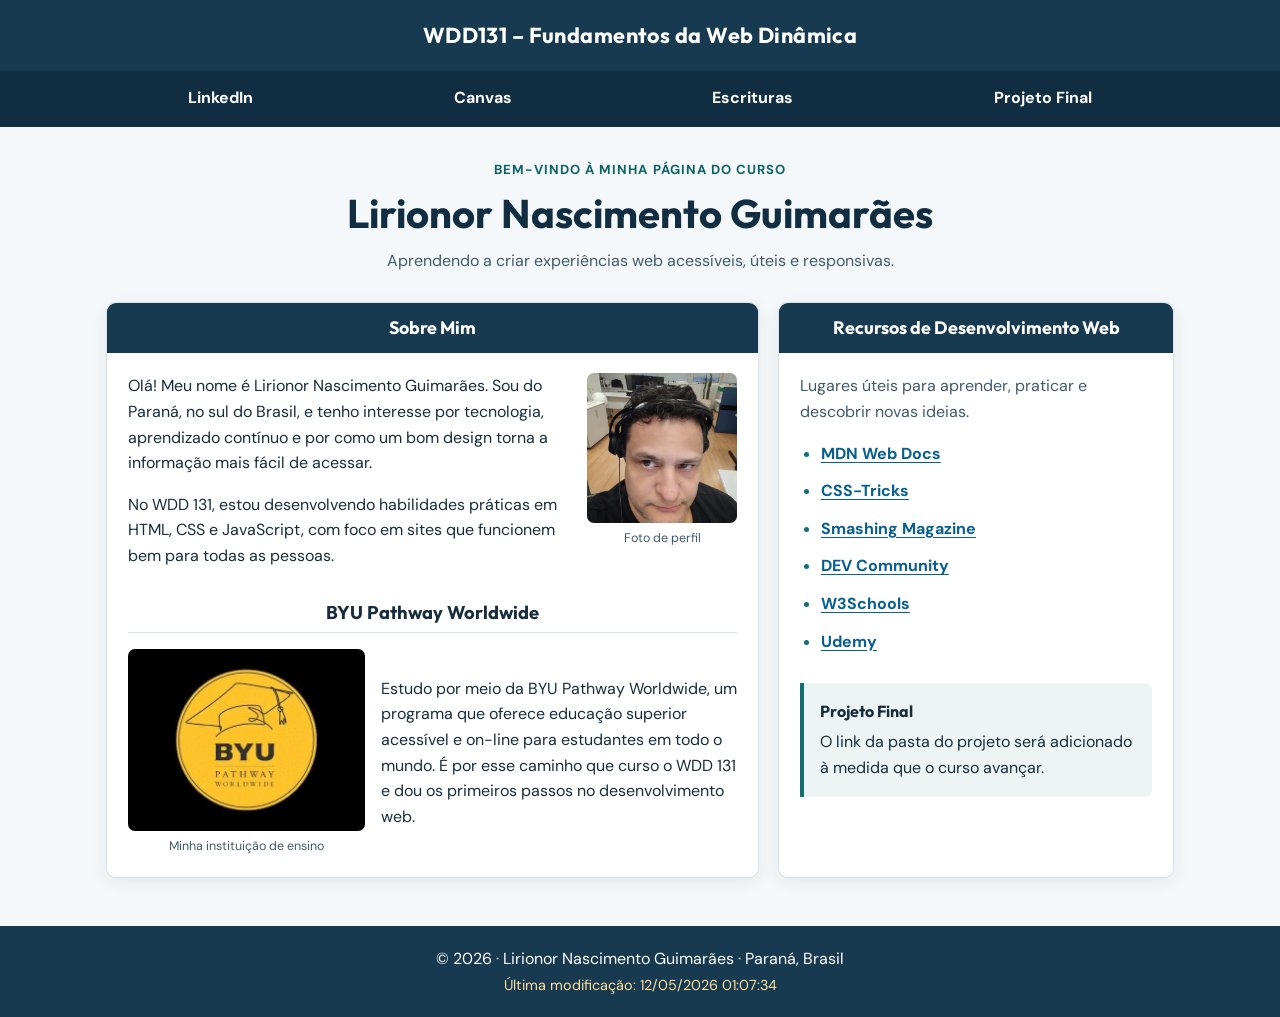
<file: index.html>
<!doctype html>
<html lang="pt-BR">
<head>
  <meta charset="utf-8">
  <meta name="viewport" content="width=device-width, initial-scale=1">
  <meta name="author" content="Lirionor Nascimento Guimarães">
  <meta name="description" content="WDD 131 – Fundamentos da Web Dinâmica. Página inicial de Lirionor Nascimento Guimarães com apresentação pessoal e recursos de HTML, CSS e JavaScript.">
  <title>WDD 131 – Fundamentos da Web Dinâmica - Lirionor Nascimento Guimarães</title>
  <link rel="preconnect" href="https://fonts.googleapis.com">
  <link rel="preconnect" href="https://fonts.gstatic.com" crossorigin>
  <link href="https://fonts.googleapis.com/css2?family=DM+Sans:wght@400;500;600;700&family=Outfit:wght@400;500;600;700&display=swap" rel="stylesheet">
  <link rel="stylesheet" href="estilos/base.css">
  <script src="scripts/obterdatas.js" defer></script>
</head>
<body>
  <header class="site-header">
    <span id="titulo-curso">WDD131 – Fundamentos da Web Dinâmica</span>
    <nav class="navigation" aria-label="Navegação principal">
      <a href="https://www.linkedin.com/" target="_blank" rel="noopener noreferrer">LinkedIn</a>
      <a href="https://byupw.instructure.com/" target="_blank" rel="noopener noreferrer">Canvas</a>
      <a href="https://www.churchofjesuschrist.org/study/scriptures/bofm/1-ne/3?lang=por&amp;id=p7#p7" target="_blank" rel="noopener noreferrer">Escrituras</a>
      <a href="#projeto-final">Projeto Final</a>
    </nav>
  </header>

  <main>
    <div class="intro">
      <p class="eyebrow">BEM-VINDO À MINHA PÁGINA DO CURSO</p>
      <h1>Lirionor Nascimento Guimarães</h1>
      <p class="intro-subtitle">Aprendendo a criar experiências web acessíveis, úteis e responsivas.</p>
    </div>

    <div class="card-grid">
      <section class="card about-card" aria-labelledby="about-title">
        <h2 id="about-title">Sobre Mim</h2>
        <div class="card-content">
          <div class="about-top">
            <div>
              <p>Olá! Meu nome é Lirionor Nascimento Guimarães. Sou do Paraná, no sul do Brasil, e tenho interesse por tecnologia, aprendizado contínuo e por como um bom design torna a informação mais fácil de acessar.</p>
              <p>No WDD 131, estou desenvolvendo habilidades práticas em HTML, CSS e JavaScript, com foco em sites que funcionem bem para todas as pessoas.</p>
            </div>
            <figure class="portrait">
              <img src="imagens/perfil.webp" alt="Retrato de Lirionor Nascimento Guimarães usando fones de ouvido em um ambiente de escritório" width="480" height="480" decoding="async">
              <figcaption>Foto de perfil</figcaption>
            </figure>
          </div>
          <div class="region-heading"><h3>BYU Pathway Worldwide</h3></div>
          <div class="region-content">
            <figure class="region-image">
              <img src="imagens/instituicao.webp" alt="Identidade visual da instituição BYU Pathway Worldwide" width="480" height="369" loading="lazy" decoding="async">
              <figcaption>Minha instituição de ensino</figcaption>
            </figure>
            <p>Estudo por meio da BYU Pathway Worldwide, um programa que oferece educação superior acessível e on-line para estudantes em todo o mundo. É por esse caminho que curso o WDD 131 e dou os primeiros passos no desenvolvimento web.</p>
          </div>
        </div>
      </section>

      <section class="card resources-card" aria-labelledby="resources-title">
        <h2 id="resources-title">Recursos de Desenvolvimento Web</h2>
        <div class="card-content">
          <p class="resources-lead">Lugares úteis para aprender, praticar e descobrir novas ideias.</p>
          <ul class="resources-list">
            <li><a href="https://developer.mozilla.org/pt-BR/" target="_blank" rel="noopener noreferrer">MDN Web Docs</a></li>
            <li><a href="https://css-tricks.com/" target="_blank" rel="noopener noreferrer">CSS-Tricks</a></li>
            <li><a href="https://www.smashingmagazine.com/" target="_blank" rel="noopener noreferrer">Smashing Magazine</a></li>
            <li><a href="https://dev.to/" target="_blank" rel="noopener noreferrer">DEV Community</a></li>
            <li><a href="https://www.w3schools.com/" target="_blank" rel="noopener noreferrer">W3Schools</a></li>
            <li><a href="https://www.udemy.com/" target="_blank" rel="noopener noreferrer">Udemy</a></li>
          </ul>
          <div class="project-note" id="projeto-final">
            <strong>Projeto Final</strong>
            <p>O link da pasta do projeto será adicionado à medida que o curso avançar.</p>
          </div>
        </div>
      </section>
    </div>
  </main>
  <footer class="site-footer">
    <p>© <span id="anoatual"></span> · Lirionor Nascimento Guimarães · Paraná, Brasil</p>
    <p id="ultimaModificacao"></p>
  </footer>
</body>
</html>
</file>
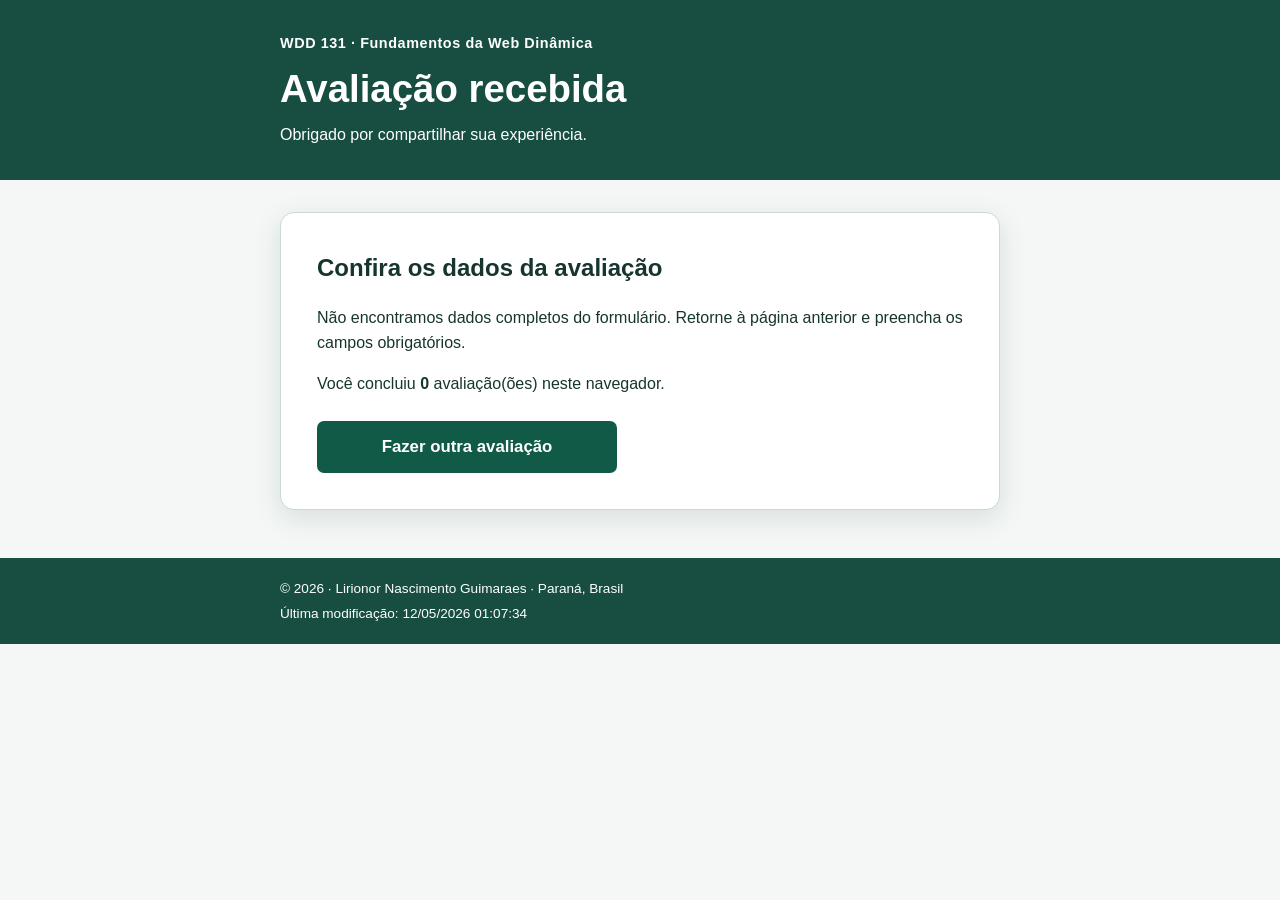
<file: avaliacao.html>
<!doctype html>
<html lang="pt-BR">
<head>
  <meta charset="utf-8">
  <meta name="viewport" content="width=device-width, initial-scale=1">
  <meta name="description" content="Confirmação da avaliação de produto concluída.">
  <meta name="author" content="Lirionor Nascimento Guimaraes">
  <title>Avaliação enviada | WDD 131</title>
  <link rel="stylesheet" href="estilos/formulario.css">
  <script src="scripts/confirmacao.js" defer></script>
  <script src="scripts/datas.js" defer></script>
</head>
<body>
<header class="cabecalho"><div class="container"><p class="curso">WDD 131 · Fundamentos da Web Dinâmica</p><h1>Avaliação recebida</h1><p>Obrigado por compartilhar sua experiência.</p></div></header>
<main class="container"><section class="painel confirmacao" aria-labelledby="confirmacao-titulo"><h2 id="confirmacao-titulo">Sua avaliação foi registrada!</h2><p id="resumo">Verificando os dados enviados...</p><p>Você concluiu <strong id="contador">0</strong> avaliação(ões) neste navegador.</p><a class="botao linkbotao" href="formulario.html">Fazer outra avaliação</a></section></main>
<footer class="rodape"><div class="container"><p>© <span id="ano"></span> · Lirionor Nascimento Guimaraes · Paraná, Brasil</p><p>Última modificação: <span id="modificacao"></span></p></div></footer>
</body>
</html>
</file>
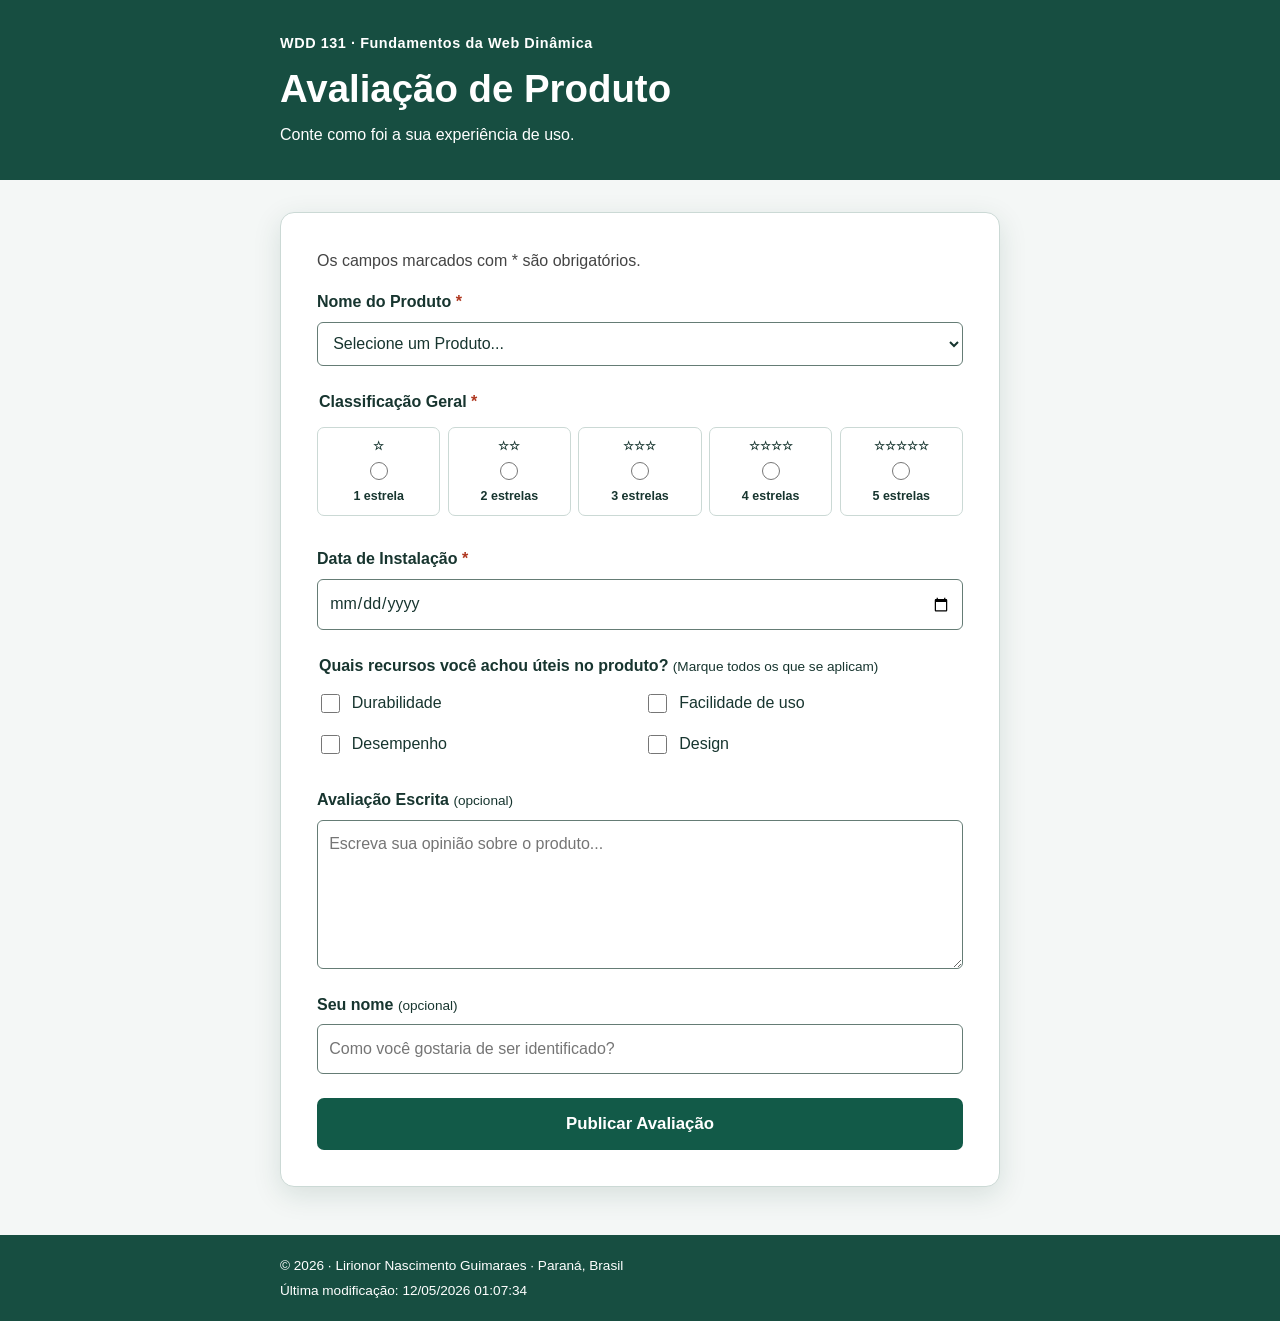
<file: formulario.html>
<!doctype html>
<html lang="pt-BR">
<head>
  <meta charset="utf-8">
  <meta name="viewport" content="width=device-width, initial-scale=1">
  <meta name="description" content="Avalie um produto informando classificação, data de instalação e recursos úteis.">
  <meta name="author" content="Lirionor Nascimento Guimaraes">
  <title>Avaliação de Produto | WDD 131</title>
  <link rel="stylesheet" href="estilos/formulario.css">
  <script src="scripts/produtos.js" defer></script>
  <script src="scripts/datas.js" defer></script>
</head>
<body>
  <header class="cabecalho"><div class="container"><p class="curso">WDD 131 · Fundamentos da Web Dinâmica</p><h1>Avaliação de Produto</h1><p>Conte como foi a sua experiência de uso.</p></div></header>
  <main class="container">
    <form method="get" action="avaliacao.html" class="painel">
      <p class="obrigatorios">Os campos marcados com <span aria-hidden="true">*</span> são obrigatórios.</p>
      <div class="campo"><label for="produto">Nome do Produto <span aria-hidden="true">*</span></label><select id="produto" name="produto" required><option value="" disabled selected>Selecione um Produto...</option></select></div>
      <fieldset class="campo"><legend>Classificação Geral <span aria-hidden="true">*</span></legend><div class="avaliacoes">
        <label><span>☆</span><input id="nota1" name="classificacao" type="radio" value="1" required><span>1 estrela</span></label>
        <label><span>☆☆</span><input id="nota2" name="classificacao" type="radio" value="2" required><span>2 estrelas</span></label>
        <label><span>☆☆☆</span><input id="nota3" name="classificacao" type="radio" value="3" required><span>3 estrelas</span></label>
        <label><span>☆☆☆☆</span><input id="nota4" name="classificacao" type="radio" value="4" required><span>4 estrelas</span></label>
        <label><span>☆☆☆☆☆</span><input id="nota5" name="classificacao" type="radio" value="5" required><span>5 estrelas</span></label>
      </div></fieldset>
      <div class="campo"><label for="instalacao">Data de Instalação <span aria-hidden="true">*</span></label><input type="date" id="instalacao" name="instalacao" required></div>
      <fieldset class="campo"><legend>Quais recursos você achou úteis no produto? <small>(Marque todos os que se aplicam)</small></legend><div class="opcoes">
        <label for="durabilidade"><input type="checkbox" id="durabilidade" name="recursos" value="Durabilidade"> Durabilidade</label>
        <label for="facilidade"><input type="checkbox" id="facilidade" name="recursos" value="Facilidade de uso"> Facilidade de uso</label>
        <label for="desempenho"><input type="checkbox" id="desempenho" name="recursos" value="Desempenho"> Desempenho</label>
        <label for="design"><input type="checkbox" id="design" name="recursos" value="Design"> Design</label>
      </div></fieldset>
      <div class="campo"><label for="avaliacao">Avaliação Escrita <small>(opcional)</small></label><textarea id="avaliacao" name="avaliacao" rows="5" placeholder="Escreva sua opinião sobre o produto..."></textarea></div>
      <div class="campo"><label for="usuario">Seu nome <small>(opcional)</small></label><input type="text" id="usuario" name="usuario" autocomplete="name" placeholder="Como você gostaria de ser identificado?"></div>
      <input type="submit" value="Publicar Avaliação" class="botao">
    </form>
  </main>
  <footer class="rodape"><div class="container"><p>© <span id="ano"></span> · Lirionor Nascimento Guimaraes · Paraná, Brasil</p><p>Última modificação: <span id="modificacao"></span></p></div></footer>
</body>
</html>
</file>
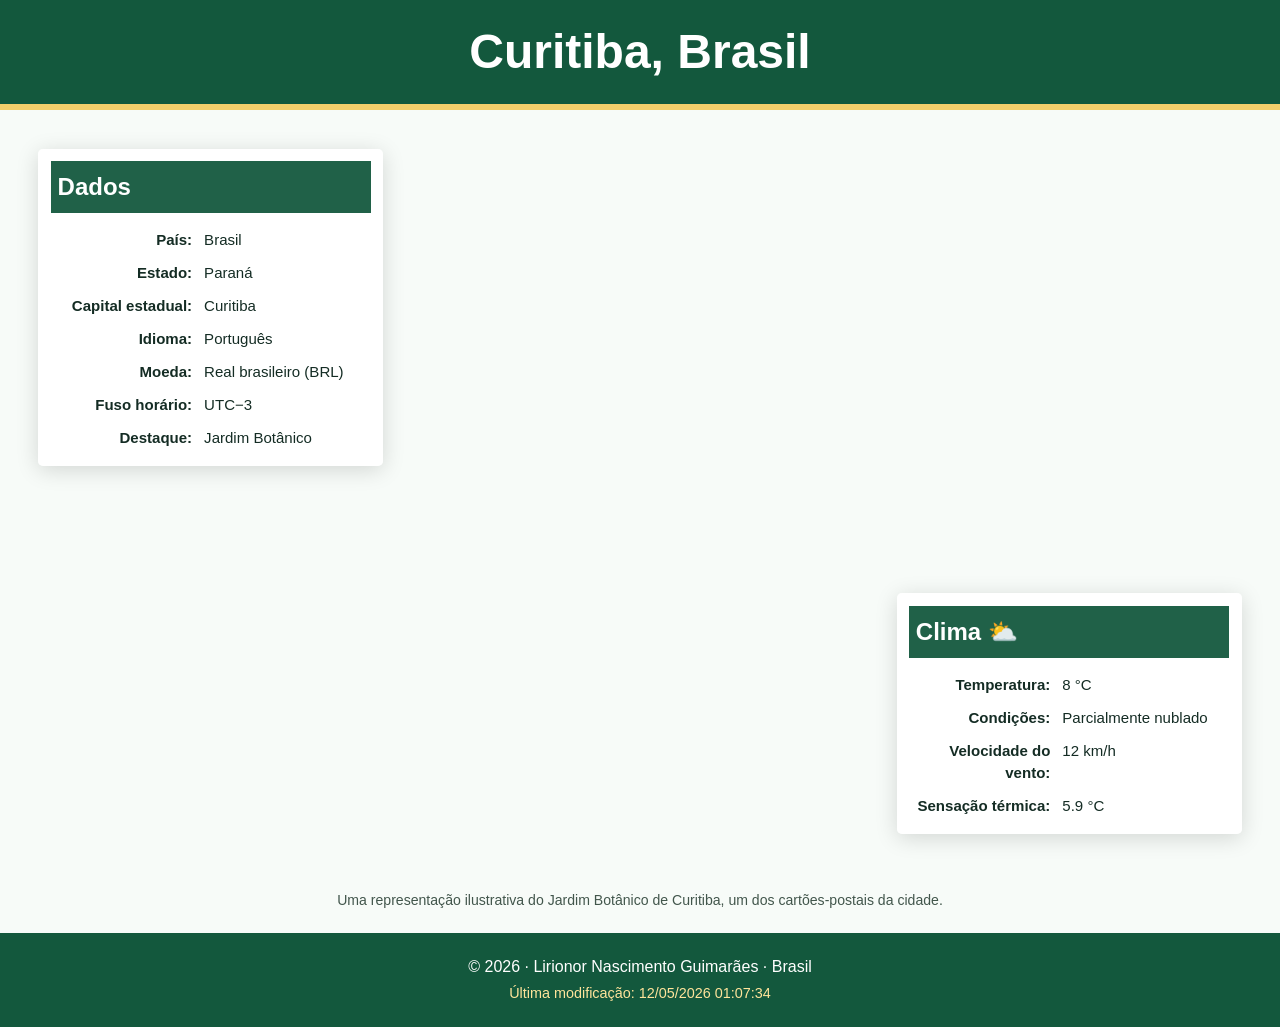
<file: local.html>
<!doctype html>
<html lang="pt-BR">
<head>
  <meta charset="utf-8">
  <meta name="viewport" content="width=device-width, initial-scale=1">
  <meta name="description" content="Conheça Curitiba, no Paraná: cultura, natureza, atrações e um exemplo de clima com cálculo de sensação térmica.">
  <meta name="author" content="Lirionor Nascimento Guimarães">
  <title>Curitiba, Brasil | Página do País | WDD 131</title>
  <link rel="stylesheet" href="estilos/local.css">
  <script src="scripts/local.js" defer></script>
</head>
<body>
  <header>
    <h1>Curitiba, Brasil</h1>
  </header>
  <main>
    <div class="hero">
      <picture>
        <source media="(min-width: 700px)" srcset="imagens/curitiba-grande.webp">
        <img src="imagens/curitiba-pequena.webp" alt="Ilustração do Jardim Botânico de Curitiba, com sua estufa de vidro e jardins geométricos" width="660" height="787">
      </picture>
      <section class="painel dados" aria-labelledby="titulo-dados">
        <h2 id="titulo-dados">Dados</h2>
        <dl>
          <dt>País:</dt><dd>Brasil</dd>
          <dt>Estado:</dt><dd>Paraná</dd>
          <dt>Capital estadual:</dt><dd>Curitiba</dd>
          <dt>Idioma:</dt><dd>Português</dd>
          <dt>Moeda:</dt><dd>Real brasileiro (BRL)</dd>
          <dt>Fuso horário:</dt><dd>UTC−3</dd>
          <dt>Destaque:</dt><dd>Jardim Botânico</dd>
        </dl>
      </section>
      <section class="painel clima" aria-labelledby="titulo-clima">
        <h2 id="titulo-clima">Clima</h2>
        <img class="icone-clima-mobile" src="imagens/clima.svg" alt="Sol parcialmente encoberto por nuvem" width="72" height="72">
        <dl>
          <dt>Temperatura:</dt><dd>8 °C</dd>
          <dt>Condições:</dt><dd>Parcialmente nublado</dd>
          <dt>Velocidade do vento:</dt><dd>12 km/h</dd>
          <dt>Sensação térmica:</dt><dd id="sensacao-termica">Calculando...</dd>
        </dl>
      </section>
    </div>
    <p class="legenda">Uma representação ilustrativa do Jardim Botânico de Curitiba, um dos cartões-postais da cidade.</p>
  </main>
  <footer>
    <p>© <span id="ano-atual"></span> · Lirionor Nascimento Guimarães · Brasil</p>
    <p class="modificacao">Última modificação: <span id="ultima-modificacao"></span></p>
  </footer>
</body>
</html>
</file>
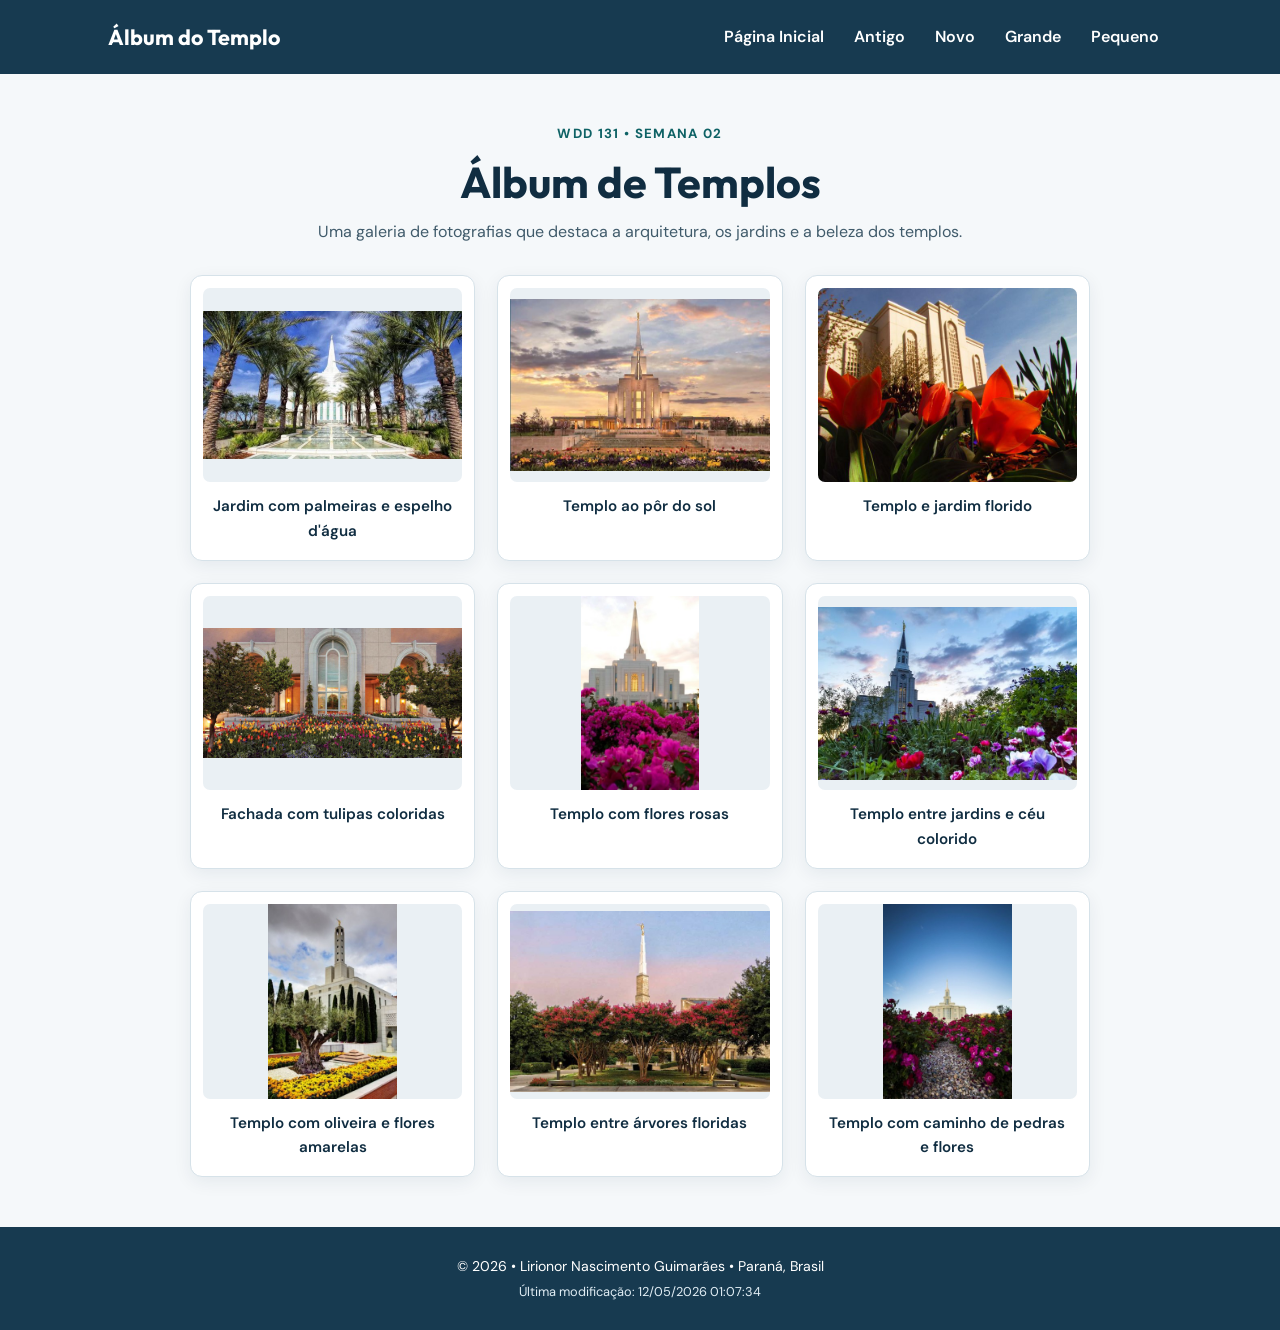
<file: templos.html>
<!doctype html>
<html lang="pt-BR">
<head>
  <meta charset="utf-8">
  <meta name="viewport" content="width=device-width, initial-scale=1">
  <meta name="author" content="Lirionor Nascimento Guimarães">
  <meta name="description" content="Álbum de templos de A Igreja de Jesus Cristo dos Santos dos Últimos Dias, desenvolvido por Lirionor Nascimento Guimarães para o curso WDD 131.">

  <title>Álbum do Templo | WDD 131 | Lirionor Nascimento Guimarães</title>

  <link rel="preconnect" href="https://fonts.googleapis.com">
  <link rel="preconnect" href="https://fonts.gstatic.com" crossorigin>
  <link href="https://fonts.googleapis.com/css2?family=DM+Sans:wght@400;500;600;700&family=Outfit:wght@400;500;600;700&display=swap" rel="stylesheet">

  <link rel="stylesheet" href="estilos/templos.css">
  <link rel="stylesheet" href="estilos/templos-grandes.css">

  <script src="scripts/templos.js" defer></script>
</head>

<body>
  <a class="skip-link" href="#conteudo">Pular para o conteúdo</a>

  <header>
    <div class="header-inner">
      <span class="site-title">Álbum do Templo</span>

      <button
        id="menu-button"
        class="menu-button"
        type="button"
        aria-label="Abrir menu"
        aria-expanded="false"
        aria-controls="navigation">
        &#9776;
      </button>

      <nav id="navigation" class="navigation" aria-label="Navegação principal">
        <a href="index.html">Página Inicial</a>
        <a href="#antigo">Antigo</a>
        <a href="#novo">Novo</a>
        <a href="#grande">Grande</a>
        <a href="#pequeno">Pequeno</a>
      </nav>
    </div>
  </header>

  <main id="conteudo">
    <div class="introduction">
      <p class="eyebrow">WDD 131 • Semana 02</p>
      <h1>Álbum de Templos</h1>
      <p>Uma galeria de fotografias que destaca a arquitetura, os jardins e a beleza dos templos.</p>
    </div>

    <div class="gallery">

      <figure id="antigo">
        <img src="imagens/templo-01.jpg"
             alt="Jardim com palmeiras e espelho d'água ao pôr do sol"
             width="640" height="480" loading="lazy">
        <figcaption>Jardim com palmeiras e espelho d'água</figcaption>
      </figure>

      <figure>
        <img src="imagens/templo-02.jpg"
             alt="Templo iluminado sob o céu colorido do entardecer"
             width="640" height="480" loading="lazy">
        <figcaption>Templo ao pôr do sol</figcaption>
      </figure>

      <figure>
        <img src="imagens/templo-03.jpg"
             alt="Fachada de templo com flores vermelhas em primeiro plano"
             width="640" height="480" loading="lazy">
        <figcaption>Templo e jardim florido</figcaption>
      </figure>

      <figure id="novo">
        <img src="imagens/templo-04.jpg"
             alt="Entrada de templo cercada por um jardim de tulipas coloridas"
             width="640" height="480" loading="lazy">
        <figcaption>Fachada com tulipas coloridas</figcaption>
      </figure>

      <figure>
        <img src="imagens/templo-05.jpg"
             alt="Templo com torre central e flores rosas em primeiro plano"
             width="640" height="480" loading="lazy">
        <figcaption>Templo com flores rosas</figcaption>
      </figure>

      <figure>
        <img src="imagens/templo-06.jpg"
             alt="Templo com torre alta e flores coloridas sob o céu do entardecer"
             width="640" height="480" loading="lazy">
        <figcaption>Templo entre jardins e céu colorido</figcaption>
      </figure>

      <figure id="grande">
        <img src="imagens/templo-07.jpg"
             alt="Templo de arquitetura clara com oliveira e canteiros de flores amarelas"
             width="640" height="480" loading="lazy">
        <figcaption>Templo com oliveira e flores amarelas</figcaption>
      </figure>

      <figure id="pequeno">
        <img src="imagens/templo-08.jpg"
             alt="Torre de templo ao fundo de árvores floridas e jardins"
             width="640" height="480" loading="lazy">
        <figcaption>Templo entre árvores floridas</figcaption>
      </figure>

      <figure>
        <img src="imagens/templo-09.jpg"
             alt="Templo claro ao fundo de um caminho de pedras com flores rosas"
             width="640" height="480" loading="lazy">
        <figcaption>Templo com caminho de pedras e flores</figcaption>
      </figure>

    </div>
  </main>

  <footer>
    <p>© <span id="anoatual"></span> • Lirionor Nascimento Guimarães • Paraná, Brasil</p>
    <p id="ultimaModificacao"></p>
  </footer>
</body>
</html>
</file>
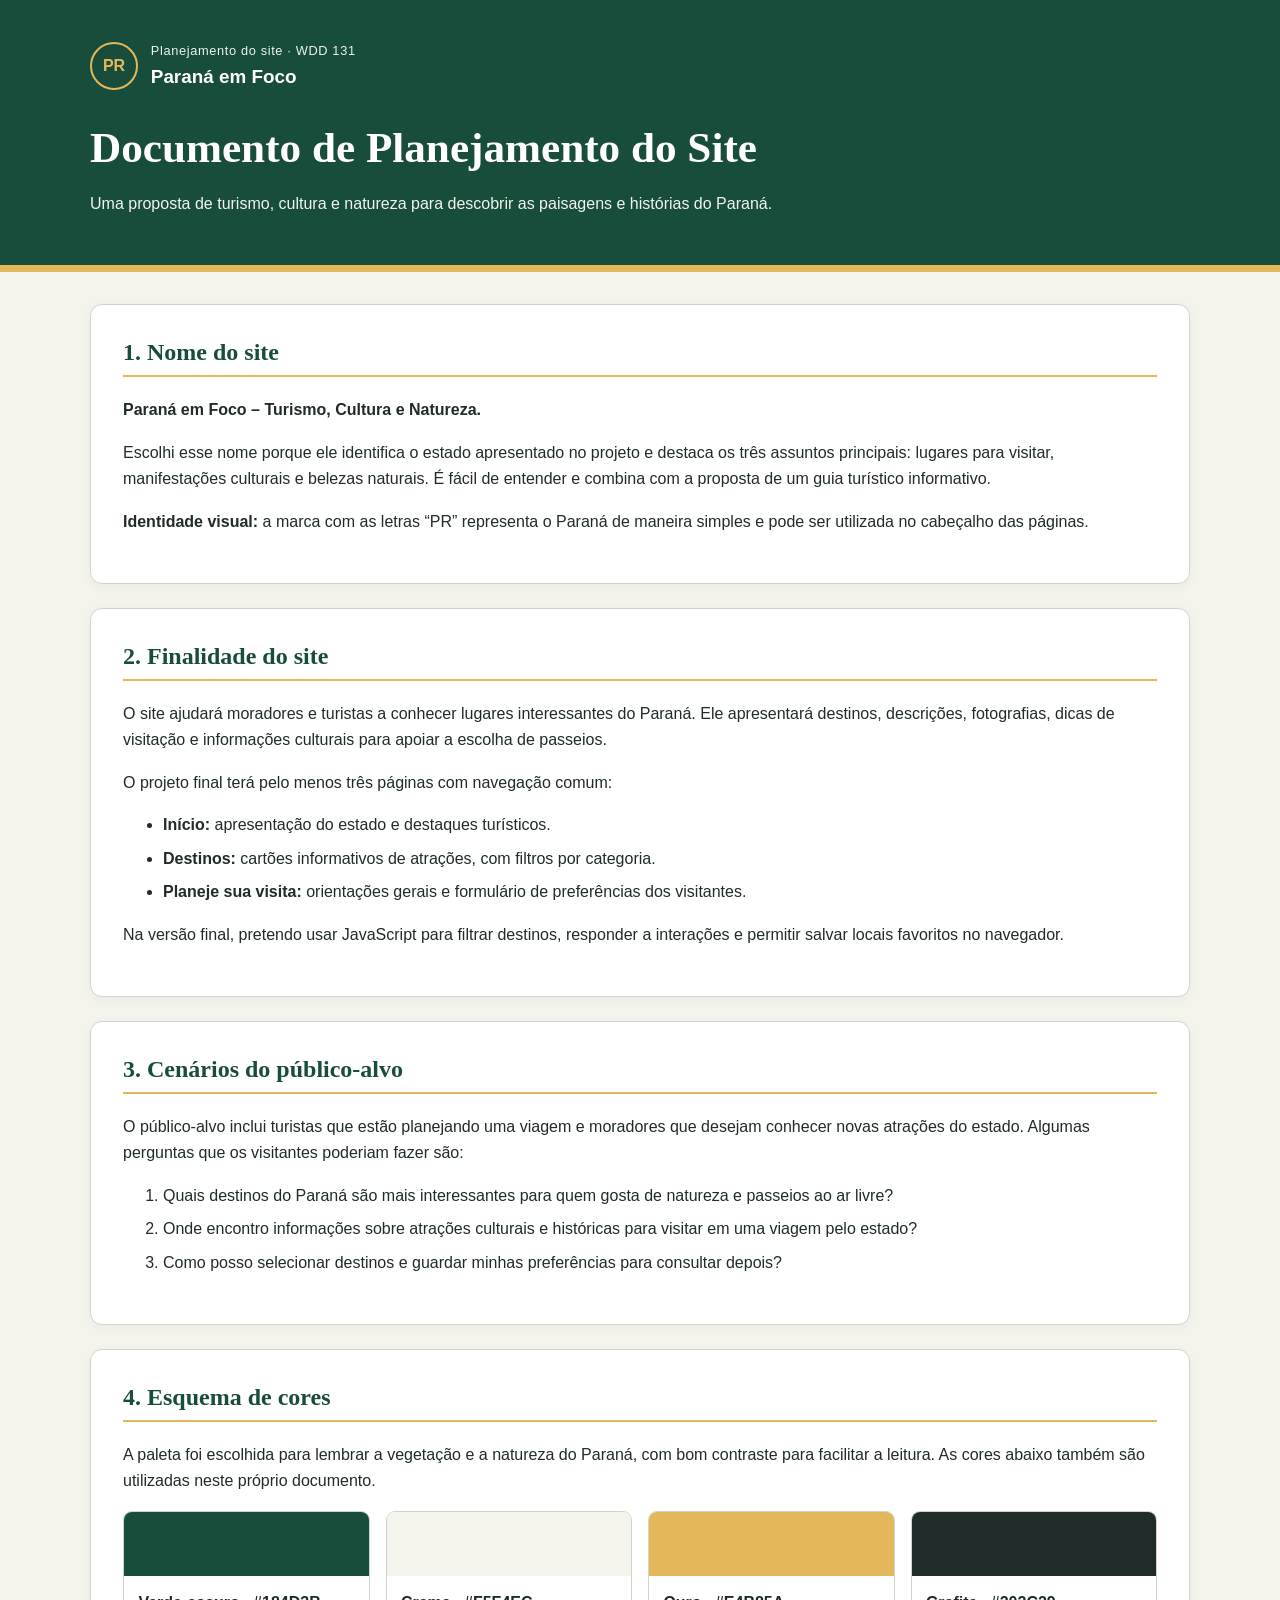
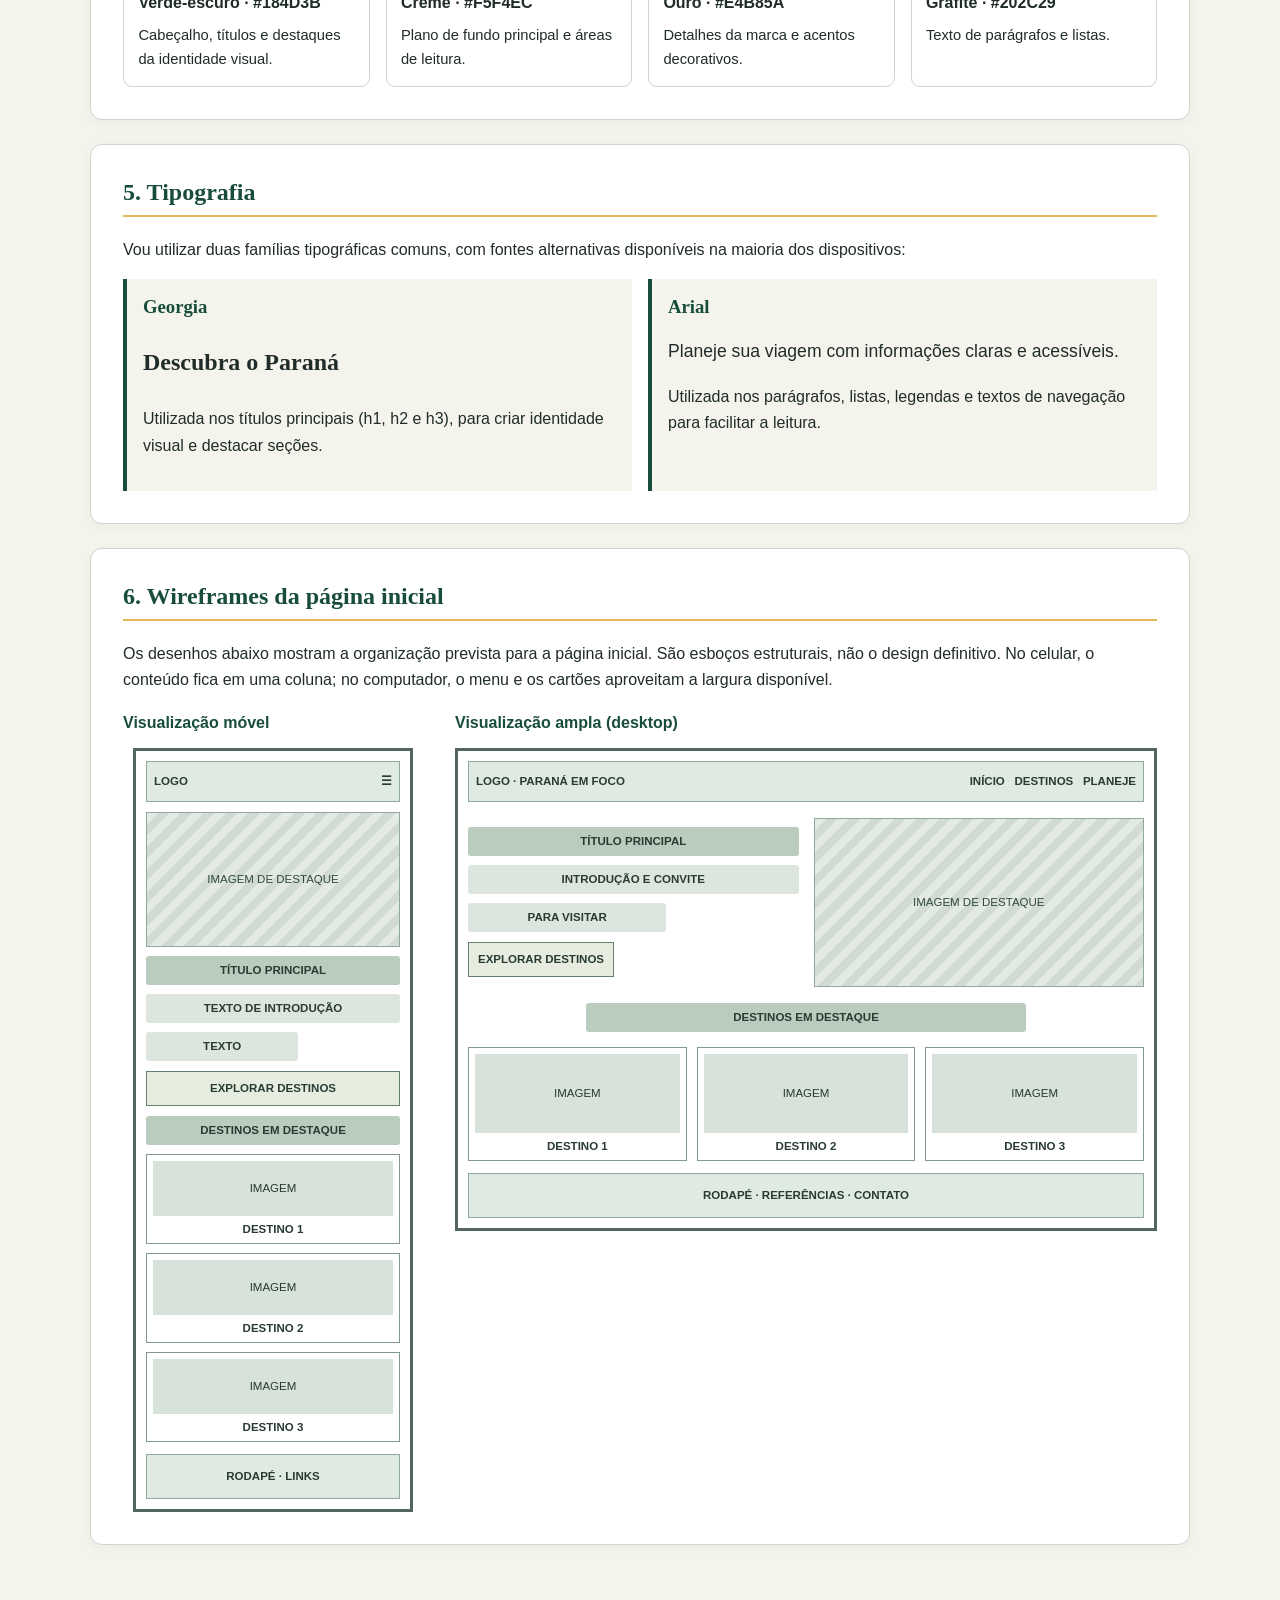
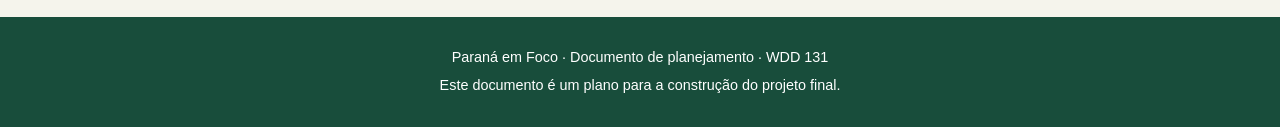
<file: projeto/planejamentodosite.html>
<!DOCTYPE html>
<html lang="pt-BR">
<head>
  <meta charset="UTF-8">
  <meta name="viewport" content="width=device-width, initial-scale=1.0">
  <meta name="description" content="Planejamento do site Paraná em Foco: turismo, cultura e natureza no estado do Paraná.">
  <meta name="author" content="Estudante WDD 131">
  <title>Planejamento do Site | Paraná em Foco</title>
  <link rel="stylesheet" href="styles/planejamento.css">
</head>
<body>
  <header class="cabecalho">
    <div class="limite">
      <div class="identidade" aria-label="Marca Paraná em Foco"><span class="marca" aria-hidden="true">PR</span><div><p class="subtitulo-marca">Planejamento do site · WDD 131</p><p class="nome-marca">Paraná em Foco</p></div></div>
      <h1>Documento de Planejamento do Site</h1>
      <p class="introducao">Uma proposta de turismo, cultura e natureza para descobrir as paisagens e histórias do Paraná.</p>
    </div>
  </header>

  <main class="limite">
    <section aria-labelledby="nome-site">
      <h2 id="nome-site">1. Nome do site</h2>
      <p><strong>Paraná em Foco – Turismo, Cultura e Natureza.</strong></p>
      <p>Escolhi esse nome porque ele identifica o estado apresentado no projeto e destaca os três assuntos principais: lugares para visitar, manifestações culturais e belezas naturais. É fácil de entender e combina com a proposta de um guia turístico informativo.</p>
      <p><strong>Identidade visual:</strong> a marca com as letras “PR” representa o Paraná de maneira simples e pode ser utilizada no cabeçalho das páginas.</p>
    </section>

    <section aria-labelledby="finalidade">
      <h2 id="finalidade">2. Finalidade do site</h2>
      <p>O site ajudará moradores e turistas a conhecer lugares interessantes do Paraná. Ele apresentará destinos, descrições, fotografias, dicas de visitação e informações culturais para apoiar a escolha de passeios.</p>
      <p>O projeto final terá pelo menos três páginas com navegação comum:</p>
      <ul>
        <li><strong>Início:</strong> apresentação do estado e destaques turísticos.</li>
        <li><strong>Destinos:</strong> cartões informativos de atrações, com filtros por categoria.</li>
        <li><strong>Planeje sua visita:</strong> orientações gerais e formulário de preferências dos visitantes.</li>
      </ul>
      <p>Na versão final, pretendo usar JavaScript para filtrar destinos, responder a interações e permitir salvar locais favoritos no navegador.</p>
    </section>

    <section aria-labelledby="cenarios">
      <h2 id="cenarios">3. Cenários do público-alvo</h2>
      <p>O público-alvo inclui turistas que estão planejando uma viagem e moradores que desejam conhecer novas atrações do estado. Algumas perguntas que os visitantes poderiam fazer são:</p>
      <ol>
        <li>Quais destinos do Paraná são mais interessantes para quem gosta de natureza e passeios ao ar livre?</li>
        <li>Onde encontro informações sobre atrações culturais e históricas para visitar em uma viagem pelo estado?</li>
        <li>Como posso selecionar destinos e guardar minhas preferências para consultar depois?</li>
      </ol>
    </section>

    <section aria-labelledby="cores">
      <h2 id="cores">4. Esquema de cores</h2>
      <p>A paleta foi escolhida para lembrar a vegetação e a natureza do Paraná, com bom contraste para facilitar a leitura. As cores abaixo também são utilizadas neste próprio documento.</p>
      <div class="paleta">
        <div class="amostra"><div class="cor-verde" aria-hidden="true"></div><div><strong>Verde-escuro · #184D3B</strong><p>Cabeçalho, títulos e destaques da identidade visual.</p></div></div>
        <div class="amostra"><div class="cor-clara" aria-hidden="true"></div><div><strong>Creme · #F5F4EC</strong><p>Plano de fundo principal e áreas de leitura.</p></div></div>
        <div class="amostra"><div class="cor-ouro" aria-hidden="true"></div><div><strong>Ouro · #E4B85A</strong><p>Detalhes da marca e acentos decorativos.</p></div></div>
        <div class="amostra"><div class="cor-texto" aria-hidden="true"></div><div><strong>Grafite · #202C29</strong><p>Texto de parágrafos e listas.</p></div></div>
      </div>
    </section>

    <section aria-labelledby="tipografia">
      <h2 id="tipografia">5. Tipografia</h2>
      <p>Vou utilizar duas famílias tipográficas comuns, com fontes alternativas disponíveis na maioria dos dispositivos:</p>
      <div class="fontes">
        <article class="fonte-titulo"><h3>Georgia</h3><p class="exemplo-titulo">Descubra o Paraná</p><p>Utilizada nos títulos principais (h1, h2 e h3), para criar identidade visual e destacar seções.</p></article>
        <article class="fonte-corpo"><h3>Arial</h3><p class="exemplo-corpo">Planeje sua viagem com informações claras e acessíveis.</p><p>Utilizada nos parágrafos, listas, legendas e textos de navegação para facilitar a leitura.</p></article>
      </div>
    </section>

    <section aria-labelledby="wireframes">
      <h2 id="wireframes">6. Wireframes da página inicial</h2>
      <p>Os desenhos abaixo mostram a organização prevista para a página inicial. São esboços estruturais, não o design definitivo. No celular, o conteúdo fica em uma coluna; no computador, o menu e os cartões aproveitam a largura disponível.</p>
      <div class="wireframes">
        <figure class="wireframe-figura">
          <figcaption>Visualização móvel</figcaption>
          <div class="wireframe wireframe-mobile" role="img" aria-label="Esboço móvel: marca e menu, imagem de destaque, chamada, introdução, três cartões empilhados e rodapé.">
            <div class="wf-barra"><span>LOGO</span><span>☰</span></div>
            <div class="wf-imagem">IMAGEM DE DESTAQUE</div>
            <div class="wf-linha wf-titulo">TÍTULO PRINCIPAL</div>
            <div class="wf-linha">TEXTO DE INTRODUÇÃO</div>
            <div class="wf-linha wf-curta">TEXTO</div>
            <div class="wf-botao">EXPLORAR DESTINOS</div>
            <div class="wf-linha wf-titulo">DESTINOS EM DESTAQUE</div>
            <div class="wf-cartao"><div>IMAGEM</div><span>DESTINO 1</span></div>
            <div class="wf-cartao"><div>IMAGEM</div><span>DESTINO 2</span></div>
            <div class="wf-cartao"><div>IMAGEM</div><span>DESTINO 3</span></div>
            <div class="wf-rodape">RODAPÉ · LINKS</div>
          </div>
        </figure>
        <figure class="wireframe-figura desktop-figura">
          <figcaption>Visualização ampla (desktop)</figcaption>
          <div class="wireframe wireframe-desktop" role="img" aria-label="Esboço desktop: marca e navegação horizontal, faixa principal com título e imagem lado a lado, três cartões alinhados e rodapé.">
            <div class="wf-barra"><span>LOGO · PARANÁ EM FOCO</span><span>INÍCIO &nbsp; DESTINOS &nbsp; PLANEJE</span></div>
            <div class="wf-hero"><div><div class="wf-linha wf-titulo">TÍTULO PRINCIPAL</div><div class="wf-linha">INTRODUÇÃO E CONVITE</div><div class="wf-linha wf-curta">PARA VISITAR</div><div class="wf-botao">EXPLORAR DESTINOS</div></div><div class="wf-imagem">IMAGEM DE DESTAQUE</div></div>
            <div class="wf-linha wf-titulo wf-centro">DESTINOS EM DESTAQUE</div>
            <div class="wf-grade"><div class="wf-cartao"><div>IMAGEM</div><span>DESTINO 1</span></div><div class="wf-cartao"><div>IMAGEM</div><span>DESTINO 2</span></div><div class="wf-cartao"><div>IMAGEM</div><span>DESTINO 3</span></div></div>
            <div class="wf-rodape">RODAPÉ · REFERÊNCIAS · CONTATO</div>
          </div>
        </figure>
      </div>
    </section>
  </main>
  <footer class="rodape"><p>Paraná em Foco · Documento de planejamento · WDD 131</p><p>Este documento é um plano para a construção do projeto final.</p></footer>
</body>
</html>
</file>
<file: estilos/base.css>
/* WDD 131 — S01 | CSS próprio, responsivo e sem frameworks */
:root {
  --navy: #173a50;
  --navy-deep: #102d41;
  --teal: #136f71;
  --ink: #172d3c;
  --muted: #405b6b;
  --line: #d9e2e7;
  --paper: #ffffff;
  --background: #f5f8fa;
  --accent: #f3c874;
}
* { box-sizing: border-box; }
html { scroll-behavior: smooth; }
body {
  margin: 0;
  color: var(--ink);
  background: var(--background);
  font-family: "DM Sans", Arial, sans-serif;
  line-height: 1.6;
}
a { color: #075f8f; text-underline-offset: 3px; }
a:hover { color: #064263; }
a:focus-visible { outline: 3px solid #a96200; outline-offset: 3px; }
.site-header { background: var(--navy); color: var(--paper); }
#titulo-curso {
  display: block;
  text-align: center;
  font-family: "Outfit", Arial, sans-serif;
  font-weight: 700;
  letter-spacing: .02em;
  padding: 1.15rem 1rem;
  font-size: clamp(1rem, 2.3vw, 1.35rem);
}
.navigation {
  background: var(--navy-deep);
  display: flex;
  justify-content: space-evenly;
  align-items: stretch;
  flex-wrap: wrap;
  gap: .25rem;
  padding: 0 max(.5rem, calc((100vw - 1100px) / 2));
}
.navigation a {
  color: var(--paper);
  text-decoration: none;
  font-weight: 700;
  text-align: center;
  flex: 1 1 auto;
  padding: .85rem .8rem;
  border-bottom: 3px solid transparent;
  transition: background-color .15s ease, border-color .15s ease;
}
.navigation a:hover,
.navigation a:focus-visible {
  color: var(--paper);
  background: #27516a;
  border-bottom-color: var(--accent);
}
main { max-width: 1100px; margin: 0 auto; padding: 2rem 1rem 3rem; }
.intro { text-align: center; margin-bottom: 1.8rem; }
.eyebrow {
  color: #0e6265;
  font-size: .82rem;
  font-weight: 700;
  letter-spacing: .08em;
  margin: 0 0 .5rem;
}
h1, h2, h3 { font-family: "Outfit", Arial, sans-serif; line-height: 1.25; }
h1 { color: var(--navy-deep); font-size: clamp(1.8rem, 4vw, 2.5rem); margin: 0; }
.intro-subtitle { color: var(--muted); margin: .6rem auto 0; max-width: 650px; }
.card-grid {
  display: grid;
  grid-template-columns: minmax(0, 1.65fr) minmax(280px, 1fr);
  gap: 1.2rem;
  align-items: stretch;
}
.card {
  min-width: 0;
  background: var(--paper);
  border: 1px solid var(--line);
  border-radius: 10px;
  overflow: hidden;
  box-shadow: 0 5px 17px rgba(16, 45, 65, .07);
}
.card h2 {
  margin: 0;
  padding: .85rem .7rem;
  color: var(--paper);
  background: var(--navy);
  text-align: center;
  font-size: 1.12rem;
}
.card-content { padding: 1.3rem; }
.card-content p { margin: 0 0 1rem; }
.about-top {
  display: grid;
  grid-template-columns: minmax(0, 1fr) 150px;
  align-items: start;
  gap: 1.1rem;
}
.portrait, .region-image { margin: 0; text-align: center; }
.portrait img, .region-image img { display: block; width: 100%; height: auto; border-radius: 7px; }
.portrait img { aspect-ratio: 1 / 1; object-fit: cover; }
figcaption { font-size: .78rem; color: var(--muted); margin-top: .35rem; }
.region-heading {
  border-bottom: 1px solid var(--line);
  margin: 1rem 0;
  padding-bottom: .5rem;
  text-align: center;
}
.region-heading h3 { margin: 0; font-size: 1.15rem; }
.region-content {
  display: grid;
  grid-template-columns: minmax(120px, .8fr) minmax(0, 1.2fr);
  align-items: center;
  gap: 1rem;
}
.region-content p { margin: 0; }
.resources-lead { color: var(--muted); }
.resources-list { padding-left: 1.3rem; margin: 1rem 0 1.8rem; }
.resources-list li { margin-bottom: .75rem; }
.resources-list li::marker { color: var(--teal); }
.resources-list a { font-weight: 700; }
.project-note { padding: 1rem; background: #edf5f4; border-left: 4px solid var(--teal); border-radius: 0 7px 7px 0; }
.project-note strong { font-family: "Outfit", Arial, sans-serif; }
.project-note p { margin: .3rem 0 0; }
.site-footer { background: var(--navy); color: var(--paper); text-align: center; padding: 1rem; }
.site-footer p { margin: .2rem 0; }
#ultimaModificacao { color: #ffe1a0; font-size: .9rem; }
@media (max-width: 790px) {
  .card-grid { grid-template-columns: minmax(0, 1fr); }
}
@media (max-width: 520px) {
  main { padding-top: 1.4rem; }
  .navigation a { flex: 1 1 46%; font-size: .92rem; padding: .72rem .4rem; }
  .card-content { padding: 1rem; }
  .about-top { grid-template-columns: minmax(0, 1fr); }
  .portrait { max-width: 190px; margin: 0 auto; }
  .region-content { grid-template-columns: minmax(0, 1fr); }
  .region-image { max-width: 260px; margin: 0 auto; }
}
@media (prefers-reduced-motion: reduce) {
  html { scroll-behavior: auto; }
  .navigation a { transition: none; }
}
</file>
<file: estilos/formulario.css>
:root{--fundo:#f4f7f6;--texto:#17352f;--principal:#174e41;--acao:#125a48;--borda:#cbd9d5;--branco:#fff;--destaque:#fff2d8}*{box-sizing:border-box}body{margin:0;background:var(--fundo);color:var(--texto);font-family:Arial,Helvetica,sans-serif;line-height:1.55}.container{width:min(100% - 2rem,720px);margin-inline:auto}.cabecalho{background:var(--principal);color:var(--branco);padding:1.7rem 0}.cabecalho h1{margin:.25rem 0;font-size:clamp(1.7rem,5vw,2.4rem)}.cabecalho p{margin:.3rem 0}.curso{font-size:.9rem;letter-spacing:.04em;font-weight:700}main{padding-block:2rem 3rem}.painel{padding:clamp(1.25rem,4vw,2.25rem);background:var(--branco);border:1px solid var(--borda);border-radius:14px;box-shadow:0 8px 28px #123c3020}.obrigatorios{margin-top:0;color:#444}.campo{margin:0 0 1.5rem}label,legend{font-weight:700}label{display:block;margin-bottom:.45rem}legend{margin-bottom:.75rem}small{font-weight:400;font-size:.85rem}label span[aria-hidden],legend span[aria-hidden]{color:#af371f}input[type=text],input[type=date],select,textarea{display:block;width:100%;min-height:44px;padding:.7rem;border:1px solid #657c75;border-radius:6px;font:inherit;color:var(--texto);background:#fff}textarea{min-height:130px;resize:vertical}input:focus-visible,select:focus-visible,textarea:focus-visible,.botao:focus-visible{outline:3px solid #cf911f;outline-offset:3px}fieldset{border:0;padding:0;min-width:0}.avaliacoes{display:grid;grid-template-columns:repeat(5,minmax(0,1fr));gap:.45rem}.avaliacoes label{text-align:center;border:1px solid var(--borda);border-radius:7px;padding:.55rem .2rem;font-size:.78rem;cursor:pointer}.avaliacoes label span{display:block;white-space:nowrap}.avaliacoes label input{display:block;margin:.4rem auto;min-width:18px;min-height:18px;accent-color:var(--acao)}.opcoes{display:grid;gap:.55rem}.opcoes label{font-weight:400;display:flex;align-items:center;gap:.55rem}.opcoes input{width:19px;height:19px;accent-color:var(--acao)}.botao{display:block;width:100%;border:0;border-radius:7px;background:var(--acao);color:var(--branco);font:700 1.05rem Arial,sans-serif;padding:1rem;cursor:pointer;text-align:center}.botao:hover{background:#0d4537}.linkbotao{text-decoration:none}.rodape{background:var(--principal);color:var(--branco);padding:1rem 0;font-size:.85rem}.rodape p{margin:.25rem 0}.confirmacao{background:var(--branco)}.confirmacao h2{margin-top:0}.confirmacao .botao{max-width:300px;margin-top:1.5rem}@media(max-width:440px){.avaliacoes{grid-template-columns:repeat(3,minmax(0,1fr))}.avaliacoes label{font-size:.7rem}}@media(min-width:700px){.opcoes{grid-template-columns:1fr 1fr}}
</file>
<file: estilos/local.css>
/* WDD 131 — S03 — página do país/local. Mobile first. */
:root {
  --verde: #13583d;
  --verde-escuro: #103d30;
  --claro: #f7fbf8;
  --texto: #142c24;
  --amarelo: #f2ce6b;
  --painel: rgba(255, 255, 255, .96);
  --sombra: 0 4px 22px rgba(0, 0, 0, .15);
}
* { box-sizing: border-box; }
body { margin: 0; color: var(--texto); background: var(--claro); font-family: Arial, Helvetica, sans-serif; line-height: 1.5; }
header, footer { background: var(--verde); color: white; text-align: center; }
header { padding: 1rem; border-bottom: 6px solid var(--amarelo); }
h1 { font-size: clamp(1.8rem, 4vw, 3rem); margin: 0; }
main { max-width: 1500px; margin: auto; }
.hero { position: relative; display: flex; flex-direction: column; gap: 1.1rem; }
picture, picture img { display: block; width: 100%; }
picture img { height: auto; object-fit: cover; }
.painel { background: var(--painel); padding: 1.1rem 1.2rem 1.3rem; border-radius: 0; }
h2 { margin: 0 0 1rem; font-size: 1.5rem; text-align: center; color: var(--verde-escuro); border-bottom: 2px solid var(--verde); padding-bottom: .4rem; }
dl { display: grid; grid-template-columns: minmax(0, 44%) minmax(0, 56%); gap: .65rem .75rem; margin: 0; font-size: .98rem; }
dt { text-align: right; font-weight: 700; }
dd { margin: 0; overflow-wrap: anywhere; }
.icone-clima-mobile { display: block; margin: 0 auto 1rem; }
.legenda { max-width: 1000px; margin: 0 auto; padding: .6rem 1rem 1.4rem; font-size: .88rem; text-align: center; color: #42564c; }
footer { padding: 1.2rem .8rem; }
footer p { margin: .2rem; }
.modificacao { color: #ffe49b; font-size: .9rem; }
@media (min-width: 700px) {
  .hero { display: block; min-height: 540px; }
  picture img { width: 100%; height: min(64vw, 770px); min-height: 540px; object-fit: cover; }
  .painel { position: absolute; width: min(340px, 34%); border-radius: 5px; box-shadow: var(--sombra); padding: 1rem; }
  .dados { top: 5%; left: 3%; }
  .clima { bottom: 6%; right: 3%; }
  h2 { margin: -.2rem -.2rem 1rem; padding: .5rem .4rem; color: white; background: rgba(19, 88, 61, .94); border: 0; text-align: left; }
  .clima h2::after { content: " ⛅"; }
  .icone-clima-mobile { display: none; }
  dl { font-size: .94rem; }
}
@media (min-width: 1050px) { .painel { width: 345px; } }
</file>
<file: estilos/templos.css>
/* WDD 131 - S02 - Álbum de Templos */
/* Lirionor Nascimento Guimarães */
/* Estilos mobile first */

:root {
  --navy: #173a50;
  --navy-deep: #102d41;
  --teal: #136f71;
  --ink: #172d3c;
  --muted: #405b6b;
  --background: #f5f8fa;
  --paper: #ffffff;
  --border: #d6e2e9;
}

*,
*::before,
*::after {
  box-sizing: border-box;
}

html {
  scroll-behavior: smooth;
}

body {
  margin: 0;
  min-width: 320px;
  background-color: var(--background);
  color: var(--ink);
  font-family: "DM Sans", Arial, sans-serif;
  line-height: 1.6;
}

img {
  display: block;
  max-width: 100%;
  height: auto;
}

a {
  color: #075f8f;
}

a:focus-visible,
button:focus-visible {
  outline: 3px solid #f1b94f;
  outline-offset: 3px;
}

/* Acessibilidade */

.skip-link {
  position: absolute;
  top: -100px;
  left: 10px;
  background: var(--paper);
  color: var(--ink);
  padding: 12px;
  z-index: 20;
}

.skip-link:focus {
  top: 10px;
}

/* Cabeçalho */

header {
  background: var(--navy);
  color: var(--paper);
}

.header-inner {
  max-width: 1100px;
  margin: 0 auto;
  padding: 14px 18px;
  display: flex;
  align-items: center;
  justify-content: space-between;
  flex-wrap: wrap;
  gap: 12px;
}

.site-title {
  font-family: "Outfit", Arial, sans-serif;
  font-size: 1.35rem;
  font-weight: 700;
}

/* Botão de hambúrguer */

.menu-button {
  display: block;
  min-width: 44px;
  min-height: 44px;
  padding: 6px 12px;
  font-size: 1.55rem;
  font-weight: 700;
  line-height: 1;
  color: var(--paper);
  background: var(--navy-deep);
  border: 1px solid #aec4d0;
  border-radius: 7px;
  cursor: pointer;
}

/* Navegação móvel */

.navigation {
  display: none;
  flex-direction: column;
  width: 100%;
  gap: 0;
}

.navigation.open {
  display: flex;
}

.navigation a {
  display: block;
  color: var(--paper);
  text-decoration: none;
  text-align: center;
  font-weight: 600;
  padding: 12px 16px;
  border-radius: 6px;
}

.navigation a:hover,
.navigation a:focus-visible {
  background: #315e78;
  color: #ffffff;
}

/* Conteúdo */

main {
  max-width: 1100px;
  margin: 0 auto;
  padding: 24px 16px 50px;
}

.introduction {
  text-align: center;
  margin-bottom: 30px;
}

.eyebrow {
  text-transform: uppercase;
  letter-spacing: 0.1em;
  color: #0e6265;
  font-size: 0.83rem;
  font-weight: 700;
}

h1 {
  font-family: "Outfit", Arial, sans-serif;
  color: var(--navy-deep);
  font-size: clamp(1.85rem, 5vw, 2.7rem);
  line-height: 1.2;
  margin: 10px 0;
}

.introduction p:last-child {
  max-width: 650px;
  margin: 0 auto;
  color: var(--muted);
}

/* Álbum de imagens */

.gallery {
  display: grid;
  grid-template-columns: minmax(0, 1fr);
  gap: 24px;
  max-width: 900px;
  margin: 0 auto;
}

.gallery figure {
  min-width: 0;
  margin: 0;
  padding: 12px;
  background: var(--paper);
  border: 1px solid var(--border);
  border-radius: 12px;
  box-shadow: 0 5px 18px rgba(16, 45, 65, 0.07);
}

.gallery img {
  width: 100%;
  height: auto;
  aspect-ratio: 4 / 3;
  object-fit: contain;
  background: #eaf0f4;
  border-radius: 7px;
}

.gallery figcaption {
  padding: 12px 6px 5px;
  font-size: 0.95rem;
  font-weight: 600;
  text-align: center;
  color: var(--navy-deep);
}

/* Rodapé */

footer {
  background: var(--navy);
  color: var(--paper);
  padding: 24px 16px;
  text-align: center;
}

footer p {
  margin: 4px 0;
  font-size: 0.88rem;
}

#ultimaModificacao {
  color: #e1edf4;
  font-size: 0.8rem;
}

/* Preferências de acessibilidade */

@media (prefers-reduced-motion: reduce) {
  html {
    scroll-behavior: auto;
  }
}
</file>
<file: estilos/templos-grandes.css>
/* =========================================
   WDD 131 - Semana 02
   Álbum de Templos
   Lirionor Nascimento Guimarães

   Estilos para tablets e computadores
   ========================================= */

/* Tablets - duas colunas */
@media screen and (min-width: 640px) {

  main {
    padding-top: 36px;
  }

  .gallery {
    grid-template-columns: repeat(2, minmax(0, 1fr));
    gap: 22px;
  }

}

/* Computadores - três colunas */
@media screen and (min-width: 850px) {

  /* Oculta o botão hambúrguer */
  .menu-button {
    display: none;
  }

  /* Organiza o cabeçalho horizontalmente */
  .header-inner {
    flex-wrap: nowrap;
  }

  /* Flexbox no elemento nav:
     requisito da auditoria WDD 131 S02 */
  nav {
    display: flex;
    flex-direction: row;
    align-items: center;
    justify-content: flex-end;
    gap: 4px;
    width: auto;
  }

  /* Mantém a navegação visível no desktop */
  .navigation,
  .navigation.open {
    display: flex;
    flex-direction: row;
    align-items: center;
    width: auto;
    gap: 4px;
  }

  /* Links do menu */
  .navigation a {
    display: block;
    white-space: nowrap;
    padding: 10px 13px;
  }

  /* Galeria com três colunas */
  .gallery {
    grid-template-columns: repeat(3, minmax(0, 1fr));
  }

  /* Espaçamento dos cartões */
  .gallery figure {
    padding: 12px;
  }

}
</file>
<file: projeto/styles/planejamento.css>
:root{--verde:#184d3b;--creme:#f5f4ec;--ouro:#e4b85a;--texto:#202c29;--branco:#fff;--linha:#cbd6ce}
*{box-sizing:border-box}
html{scroll-behavior:smooth}
body{margin:0;background:var(--creme);color:var(--texto);font-family:Arial,Helvetica,sans-serif;line-height:1.65}
.limite{width:min(1100px,calc(100% - 2rem));margin-inline:auto}
.cabecalho{background:var(--verde);color:var(--branco);padding:2.5rem 0 3rem;border-bottom:7px solid var(--ouro)}
.identidade{display:flex;align-items:center;gap:.8rem;margin-bottom:1.8rem}
.marca{display:grid;place-items:center;width:3rem;height:3rem;border:2px solid var(--ouro);border-radius:50%;color:var(--ouro);font-weight:800}
.subtitulo-marca,.nome-marca{margin:0}.subtitulo-marca{font-size:.8rem;letter-spacing:.05em;color:#ecf4eb}.nome-marca{font-size:1.18rem;font-weight:700}
h1,h2,h3{font-family:Georgia,'Times New Roman',serif;line-height:1.25}
h1{font-size:clamp(1.8rem,4vw,2.7rem);margin:.3rem 0}.introducao{max-width:52rem;margin:1rem 0 0;color:#f2f5ee}
main{padding:2rem 0 3rem}section{background:var(--branco);padding:clamp(1.1rem,3vw,2rem);margin-bottom:1.5rem;border:1px solid var(--linha);border-radius:12px;box-shadow:0 3px 12px #16382b0a}
h2{color:var(--verde);border-bottom:2px solid var(--ouro);padding-bottom:.5rem;margin-top:0}h3{color:var(--verde)}li{margin-bottom:.45rem}
.paleta{display:grid;grid-template-columns:repeat(auto-fit,minmax(210px,1fr));gap:1rem}.amostra{border:1px solid var(--linha);border-radius:9px;overflow:hidden}.amostra>div:first-child{height:64px}.amostra>div:last-child{padding:.9rem}.amostra p{margin:.4rem 0 0;font-size:.92rem}.cor-verde{background:#184d3b}.cor-clara{background:#f5f4ec}.cor-ouro{background:#e4b85a}.cor-texto{background:#202c29}
.fontes{display:grid;grid-template-columns:repeat(auto-fit,minmax(240px,1fr));gap:1rem}.fontes article{padding:1rem;background:var(--creme);border-left:4px solid var(--verde)}.fontes h3{margin-top:0}.exemplo-titulo{font-family:Georgia,'Times New Roman',serif;font-size:1.5rem;font-weight:700}.exemplo-corpo{font-family:Arial,Helvetica,sans-serif;font-size:1.1rem}
.wireframes{display:grid;grid-template-columns:minmax(220px,300px) minmax(0,1fr);gap:2rem;align-items:start}.wireframe-figura{margin:0;min-width:0}.wireframe-figura figcaption{font-weight:700;margin-bottom:.75rem;color:var(--verde)}.wireframe{border:3px solid #52665b;background:#fff;padding:10px;color:#293b33;font-family:Arial,Helvetica,sans-serif;font-size:clamp(.57rem,1vw,.72rem);line-height:1.3}.wireframe *{box-sizing:border-box}.wf-barra{display:flex;justify-content:space-between;gap:5px;background:#dfebe2;padding:12px 7px;font-weight:bold;border:1px solid #8ea89b}.wf-imagem{display:grid;place-items:center;background:repeating-linear-gradient(135deg,#e3e9e3,#e3e9e3 8px,#d2dbd3 8px,#d2dbd3 16px);border:1px solid #8ea89b;color:#314b3d;text-align:center;padding:10px;min-height:110px}.wf-linha{background:#dce6de;border-radius:3px;margin:9px 0 0;padding:7px 5px;font-weight:bold;text-align:center}.wf-titulo{background:#b9ccbe}.wf-curta{width:60%}.wf-botao{display:inline-block;border:1px solid #647f6e;background:#e6eddf;padding:9px;margin:10px 0;text-align:center;font-weight:bold}.wf-cartao{border:1px solid #82988a;padding:6px;margin-top:9px;text-align:center}.wf-cartao>div{background:#d7e2da;padding:20px 5px;margin-bottom:6px}.wf-cartao span{font-weight:700}.wf-rodape{padding:14px 5px;background:#dfebe2;border:1px solid #8ea89b;margin-top:12px;text-align:center;font-weight:bold}.wireframe-mobile{max-width:280px;margin:0 auto}.wireframe-mobile>.wf-imagem{margin-top:10px;min-height:135px}.wireframe-mobile .wf-botao{display:block}.wf-hero{display:grid;grid-template-columns:1fr 1fr;gap:15px;margin:16px 0;align-items:center;min-height:155px}.wf-hero .wf-imagem{height:100%}.wf-centro{text-align:center;margin:15px auto;max-width:65%}.wf-grade{display:grid;grid-template-columns:repeat(3,1fr);gap:10px}.wf-grade .wf-cartao{margin:0}.wf-grade .wf-cartao>div{padding:32px 4px}.rodape{background:var(--verde);color:#fff;text-align:center;padding:1.5rem 1rem;font-size:.9rem}.rodape p{margin:.3rem 0}
@media(max-width:730px){.wireframes{grid-template-columns:1fr}.desktop-figura{width:100%}.wireframe-desktop{font-size:.62rem}.wf-hero{gap:7px}.wf-grade{gap:5px}.wf-grade .wf-cartao{padding:3px}.wf-grade .wf-cartao>div{padding:16px 2px}}
@media(max-width:380px){.paleta{grid-template-columns:1fr}.wireframe-desktop{font-size:.49rem}.wf-barra{padding:7px 3px}}
</file>
